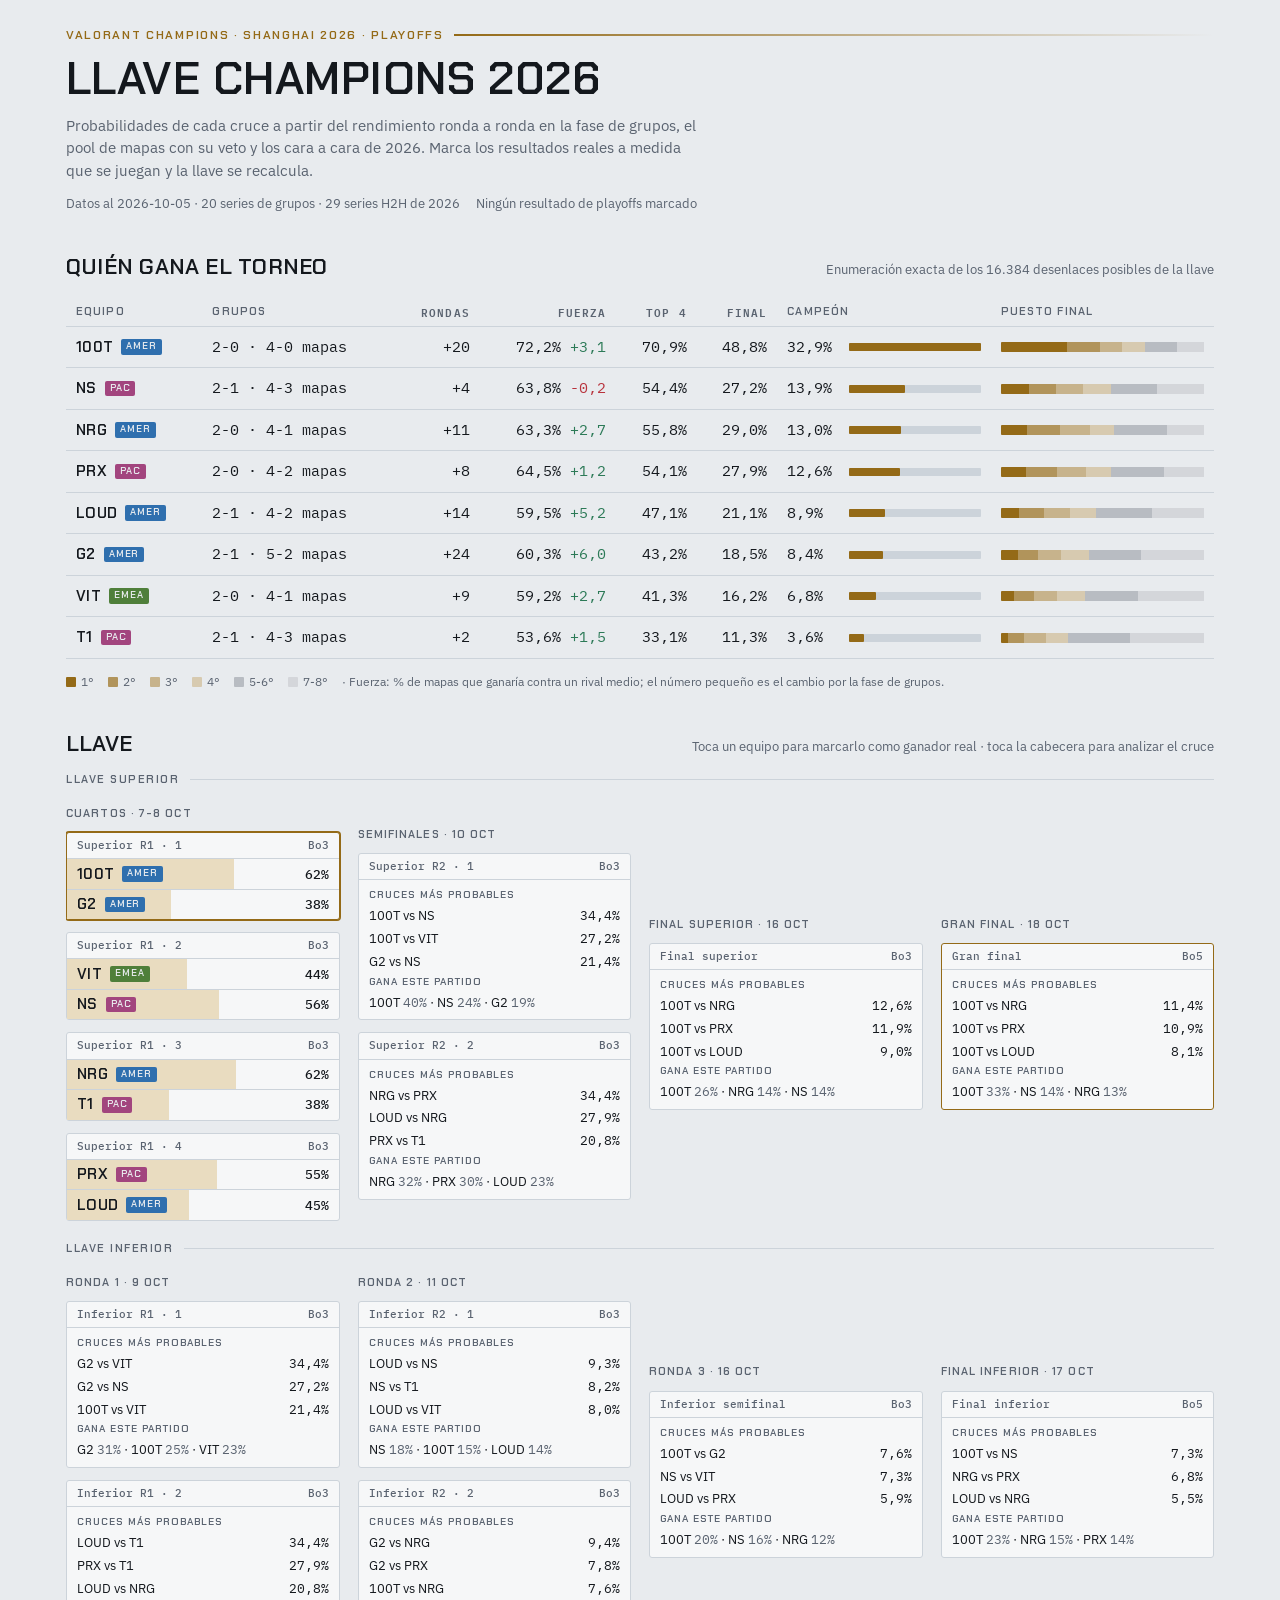
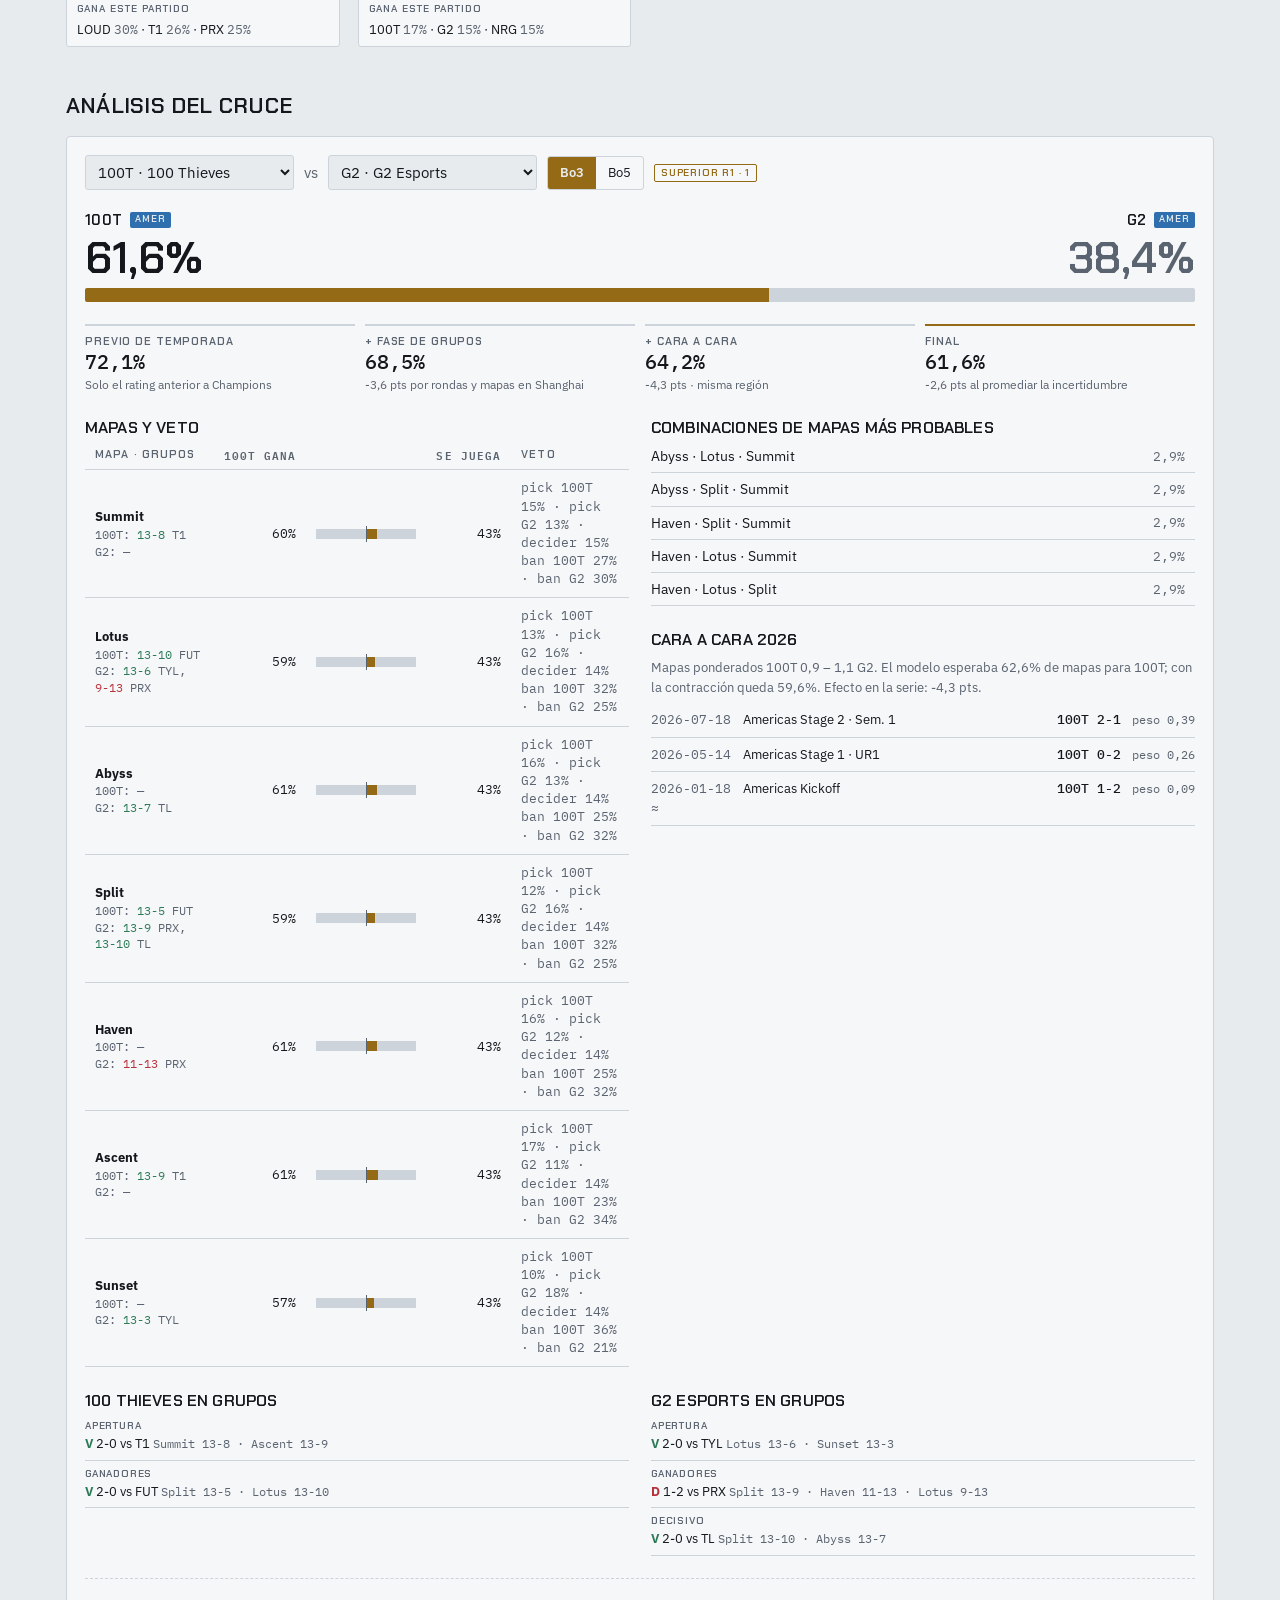
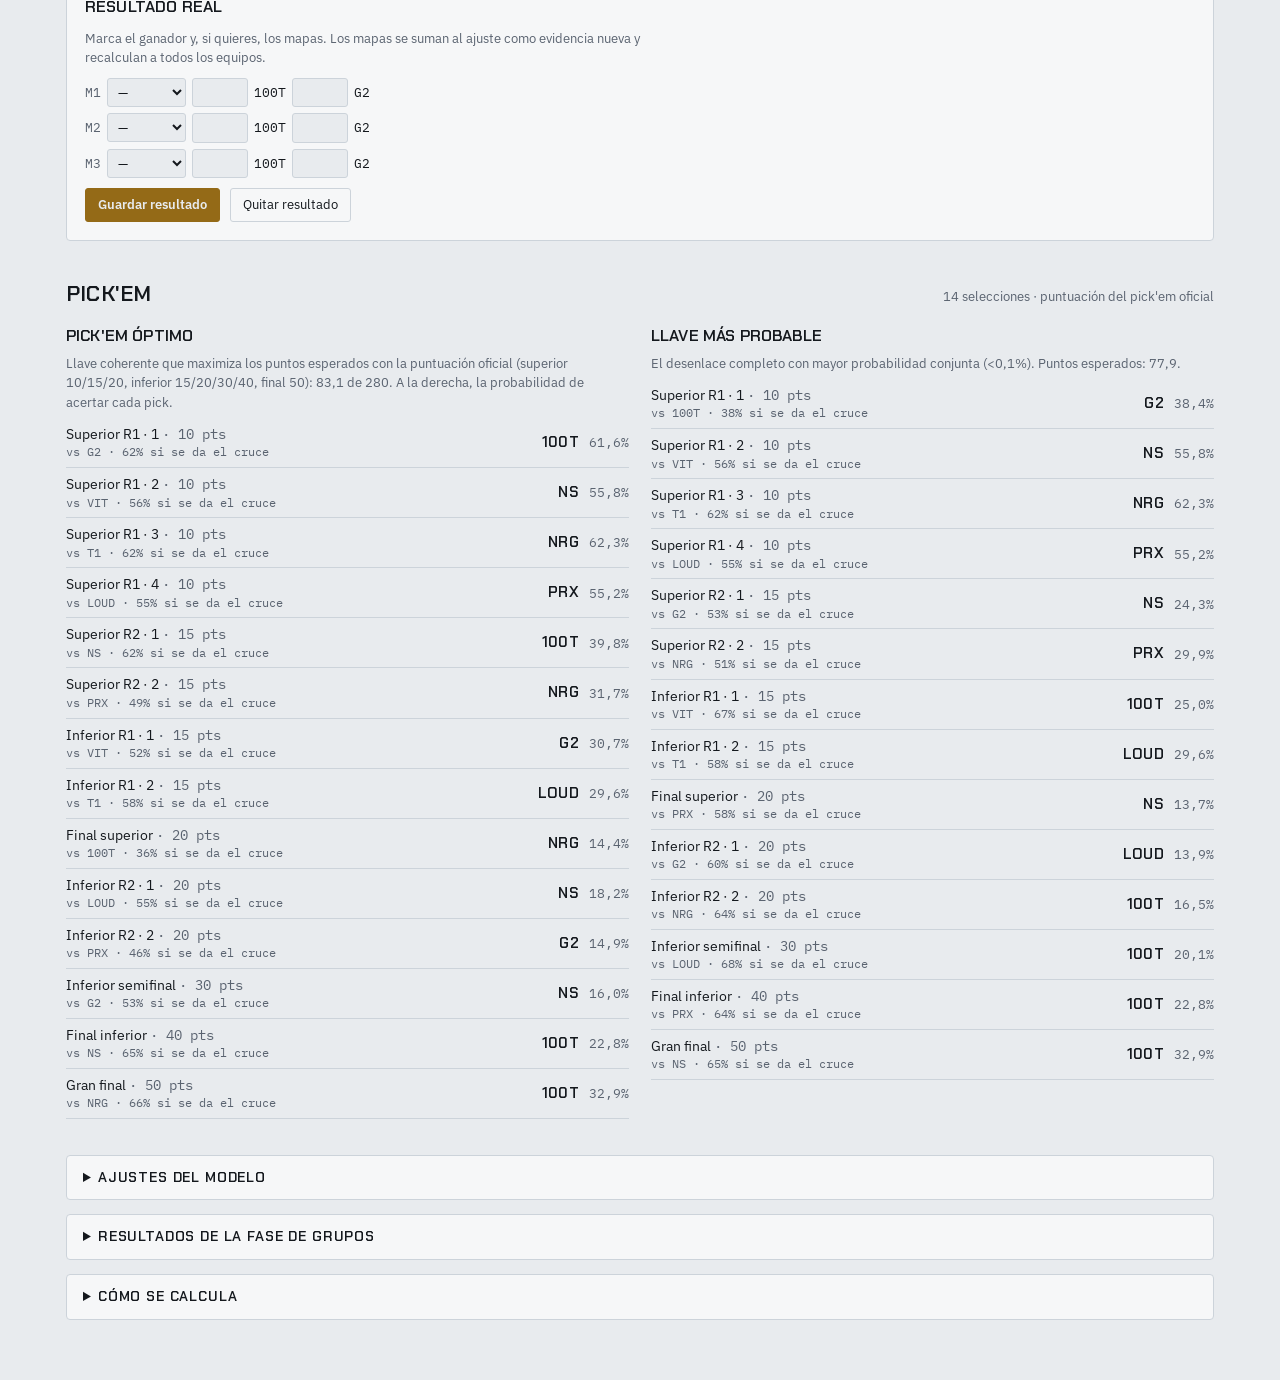
<file: champions2026/index.html>
<!doctype html>
<html lang="es">
<head>
<meta charset="utf-8">
<meta name="viewport" content="width=device-width, initial-scale=1, viewport-fit=cover">
<title>Llave Champions 2026</title>
<link rel="preconnect" href="https://fonts.googleapis.com">
<link rel="preconnect" href="https://fonts.gstatic.com" crossorigin>
<link rel="stylesheet" href="https://fonts.googleapis.com/css2?family=Chakra+Petch:wght@500;600;700&family=IBM+Plex+Sans:wght@400;500;600&family=IBM+Plex+Mono:wght@400;500&display=swap">
<style>
/* Layout: una columna de análisis; la llave es un diagrama ancho con scroll propio, el resto se apila. */
:root {
  --bg: #e8ebee;
  --panel: #f6f7f8;
  --ink: #14181d;
  --muted: #5a6370;
  --line: #ccd3da;
  --gold: #946a17;
  --gold-soft: #e9dcc0;
  --red: #b8323c;
  --good: #2c7a57;
  --amer: #2f6fae;
  --pac: #a2457e;
  --emea: #4f7f3a;
  --cn: #b45a1f;
  --f-display: "Chakra Petch", "Bahnschrift", "Arial Narrow", sans-serif;
  --f-body: "IBM Plex Sans", "Segoe UI", system-ui, sans-serif;
  --f-data: "IBM Plex Mono", ui-monospace, "SFMono-Regular", Consolas, monospace;
}
@media (prefers-color-scheme: dark) {
  :root:not([data-theme="light"]) {
    --bg: #0f1216; --panel: #171b21; --ink: #e8e6e0; --muted: #9aa3ad; --line: #2b323b;
    --gold: #d8ae5a; --gold-soft: #3a3020; --red: #e2646c; --good: #5cc092;
    --amer: #6aa3dc; --pac: #d47fb3; --emea: #8dbb73; --cn: #e0925a;
    color-scheme: dark;
  }
}
:root[data-theme="dark"] {
  --bg: #0f1216; --panel: #171b21; --ink: #e8e6e0; --muted: #9aa3ad; --line: #2b323b;
  --gold: #d8ae5a; --gold-soft: #3a3020; --red: #e2646c; --good: #5cc092;
  --amer: #6aa3dc; --pac: #d47fb3; --emea: #8dbb73; --cn: #e0925a;
  color-scheme: dark;
}
* { box-sizing: border-box; }
body { margin: 0; background: var(--bg); color: var(--ink); font: 15px/1.5 var(--f-body); }
.wrap { max-width: 1180px; margin: 0 auto; padding-inline: 16px; padding-block: 28px 60px; display: grid; gap: 36px; }
h1, h2, h3 { font-family: var(--f-display); font-weight: 600; text-wrap: balance; margin: 0; letter-spacing: 0.01em; }
h1 { font-size: clamp(30px, 5vw, 46px); line-height: 1.05; text-transform: uppercase; }
h2 { font-size: 22px; text-transform: uppercase; }
h3 { font-size: 16px; text-transform: uppercase; }
.eyebrow { font: 600 12px/1.2 var(--f-display); text-transform: uppercase; letter-spacing: 0.14em; color: var(--gold); }
.muted { color: var(--muted); }
.mono, .num { font-family: var(--f-data); font-variant-numeric: tabular-nums; }
p { margin: 0; max-width: 70ch; }
button, select, input { font: inherit; color: inherit; }
button { cursor: pointer; }
:focus-visible { outline: 2px solid var(--gold); outline-offset: 2px; }

header.top { display: grid; gap: 12px; }
header.top .rule { display: flex; align-items: center; gap: 10px; }
header.top .rule::after { content: ""; flex: 1; height: 2px; background: linear-gradient(90deg, var(--gold), transparent); }
.lede { color: var(--muted); }
.status { display: flex; flex-wrap: wrap; gap: 8px 16px; font-size: 13px; color: var(--muted); align-items: center; }
.btn { border: 1px solid var(--line); background: var(--panel); border-radius: 3px; padding: 6px 12px; font-size: 13px; }
.btn:hover { border-color: var(--gold); }
.btn.primary { background: var(--gold); color: var(--bg); border-color: var(--gold); font-weight: 600; }

section { display: grid; gap: 14px; min-width: 0; }
.sec-head { display: flex; flex-wrap: wrap; align-items: baseline; justify-content: space-between; gap: 6px 16px; }

/* ---- Tabla de título ---- */
.scroll { overflow-x: auto; }
table { border-collapse: collapse; width: 100%; }
th { font: 600 11px/1.2 var(--f-display); text-transform: uppercase; letter-spacing: 0.1em; color: var(--muted); text-align: left; padding: 8px 10px; border-bottom: 1px solid var(--line); white-space: nowrap; }
td { padding: 9px 10px; border-bottom: 1px solid var(--line); vertical-align: middle; white-space: nowrap; }
td.num, th.num { text-align: right; }
.team { display: flex; align-items: center; gap: 8px; }
.tag { font: 600 15px/1 var(--f-display); letter-spacing: 0.02em; }
.reg { font: 600 9.5px/1 var(--f-display); letter-spacing: 0.1em; padding: 3px 5px; border-radius: 2px; color: var(--bg); }
.reg.Americas { background: var(--amer); } .reg.Pacific { background: var(--pac); } .reg.EMEA { background: var(--emea); } .reg.China { background: var(--cn); }
.bar { position: relative; height: 8px; background: var(--line); border-radius: 1px; min-width: 90px; }
.bar > i { position: absolute; inset: 0 auto 0 0; background: var(--gold); border-radius: 1px; }
.cell-bar { display: grid; grid-template-columns: 54px 1fr; gap: 8px; align-items: center; min-width: 150px; }
.stack { display: flex; height: 10px; min-width: 160px; border-radius: 1px; overflow: hidden; background: var(--line); }
.stack > i { display: block; height: 100%; }
.legend { display: flex; flex-wrap: wrap; gap: 6px 14px; font-size: 12px; color: var(--muted); }
.legend span { display: inline-flex; align-items: center; gap: 5px; }
.legend b { width: 10px; height: 10px; display: inline-block; border-radius: 1px; }
.delta-up { color: var(--good); } .delta-down { color: var(--red); }

/* ---- Llave ---- */
.bracket-scroll { overflow-x: auto; padding-bottom: 6px; }
.bracket { display: grid; gap: 22px; min-width: 980px; }
.lane { display: grid; grid-template-columns: repeat(4, 1fr); gap: 18px; align-items: center; }
.lane-title { font: 600 11px/1 var(--f-display); letter-spacing: 0.14em; text-transform: uppercase; color: var(--muted); display: flex; gap: 10px; align-items: center; }
.lane-title::after { content: ""; flex: 1; height: 1px; background: var(--line); }
.col { display: grid; gap: 12px; }
.col-h { font: 600 11px/1.2 var(--f-display); text-transform: uppercase; letter-spacing: 0.1em; color: var(--muted); }
.match { background: var(--panel); border: 1px solid var(--line); border-radius: 3px; display: grid; text-align: left; padding: 0; width: 100%; }
.match.sel { border-color: var(--gold); box-shadow: 0 0 0 1px var(--gold); }
.mh { display: flex; justify-content: space-between; gap: 6px; padding: 6px 10px; font: 500 11px/1.2 var(--f-data); color: var(--muted); border-bottom: 1px solid var(--line); cursor: pointer; }
.mh:hover { color: var(--gold); }
.slot { display: grid; grid-template-columns: 1fr auto; align-items: center; gap: 8px; padding: 7px 10px; position: relative; border: 0; background: none; text-align: left; width: 100%; }
.slot + .slot { border-top: 1px solid var(--line); }
.slot .fill { position: absolute; inset: 0 auto 0 0; background: var(--gold-soft); z-index: 0; }
.slot > * { position: relative; z-index: 1; }
.slot .pct { font: 500 13px/1 var(--f-data); }
.slot.win .tag::after { content: " ✓"; color: var(--good); }
.slot.lose { opacity: 0.45; }
.slot:hover .tag { color: var(--gold); }
.slot[disabled] { cursor: default; }
.slot[disabled]:hover .tag { color: inherit; }
.maybe { padding: 8px 10px; display: grid; gap: 4px; font-size: 12.5px; cursor: pointer; }
.maybe .row { display: flex; justify-content: space-between; gap: 8px; }
.maybe .lab { font: 600 10px/1.4 var(--f-display); text-transform: uppercase; letter-spacing: 0.1em; color: var(--muted); }
.gf { border-color: var(--gold); }
.hint { font-size: 12.5px; color: var(--muted); }

/* ---- Análisis ---- */
.analysis { background: var(--panel); border: 1px solid var(--line); border-radius: 4px; padding: 18px; display: grid; gap: 22px; min-width: 0; }
.pickers { display: flex; flex-wrap: wrap; gap: 10px; align-items: center; }
.pickers select { background: var(--bg); border: 1px solid var(--line); border-radius: 3px; padding: 6px 8px; }
.seg { display: inline-flex; border: 1px solid var(--line); border-radius: 3px; overflow: hidden; }
.seg button { border: 0; background: none; padding: 6px 12px; font-size: 13px; }
.seg button[aria-pressed="true"] { background: var(--gold); color: var(--bg); font-weight: 600; }
.verdict { display: grid; gap: 8px; }
.verdict .names { display: flex; justify-content: space-between; align-items: baseline; gap: 10px; }
.verdict .big { font: 600 clamp(28px, 6vw, 44px)/1 var(--f-display); }
.split { display: flex; height: 14px; border-radius: 2px; overflow: hidden; }
.split .a { background: var(--gold); } .split .b { background: var(--line); }
.chain { display: grid; grid-template-columns: repeat(auto-fit, minmax(160px, 1fr)); gap: 10px; }
.step { border-top: 2px solid var(--line); padding-top: 8px; display: grid; gap: 2px; }
.step.final { border-top-color: var(--gold); }
.step .k { font: 600 11px/1.3 var(--f-display); text-transform: uppercase; letter-spacing: 0.08em; color: var(--muted); }
.step .v { font: 500 20px/1.2 var(--f-data); }
.step .d { font-size: 12px; color: var(--muted); }
.grid2 { display: grid; grid-template-columns: repeat(auto-fit, minmax(300px, 1fr)); gap: 22px; }
.grid2 > * { min-width: 0; }
.maps td { white-space: normal; font-size: 13px; }
.mbar { position: relative; height: 10px; background: var(--line); min-width: 100px; }
.mbar i { position: absolute; top: 0; bottom: 0; background: var(--gold); }
.mbar::after { content: ""; position: absolute; left: 50%; top: -3px; bottom: -3px; width: 1px; background: var(--muted); }
.gs { font: 400 12px/1.4 var(--f-data); color: var(--muted); }
.gs .w { color: var(--good); } .gs .l { color: var(--red); }
.h2h-list { display: grid; gap: 0; }
.h2h-row { display: grid; grid-template-columns: 82px 1fr auto auto; gap: 10px; padding: 7px 0; border-bottom: 1px solid var(--line); font-size: 13px; align-items: baseline; }
.h2h-row .sc { font: 500 13px/1 var(--f-data); }
.h2h-row .wt { font: 400 11.5px/1 var(--f-data); color: var(--muted); min-width: 64px; text-align: right; }
.pill { font: 600 10px/1 var(--f-display); letter-spacing: 0.08em; text-transform: uppercase; padding: 3px 6px; border: 1px solid var(--line); border-radius: 2px; color: var(--muted); }
.pill.on { border-color: var(--gold); color: var(--gold); }
.note { font-size: 13px; color: var(--muted); }
.result-box { border-top: 1px dashed var(--line); padding-top: 16px; display: grid; gap: 10px; }
.maprows { display: grid; gap: 6px; }
.maprow { display: flex; flex-wrap: wrap; gap: 6px; align-items: center; font-size: 13px; }
.maprow select, .maprow input { background: var(--bg); border: 1px solid var(--line); border-radius: 3px; padding: 4px 6px; }
.maprow input { width: 56px; font-family: var(--f-data); }

/* ---- Pick'em ---- */
.picks { display: grid; grid-template-columns: repeat(auto-fit, minmax(260px, 1fr)); gap: 22px; }
.pick-list { display: grid; }
.pick { display: grid; grid-template-columns: 1fr auto auto; gap: 10px; padding: 6px 0; border-bottom: 1px solid var(--line); align-items: center; font-size: 13.5px; }
.pick .num { color: var(--muted); font-size: 12.5px; }

/* ---- Ajustes y datos ---- */
details { background: var(--panel); border: 1px solid var(--line); border-radius: 4px; padding: 12px 16px; }
summary { cursor: pointer; font: 600 14px/1.4 var(--f-display); text-transform: uppercase; letter-spacing: 0.06em; }
.settings { display: grid; grid-template-columns: repeat(auto-fit, minmax(250px, 1fr)); gap: 16px 28px; padding-top: 14px; }
.setting { display: grid; gap: 4px; font-size: 13px; }
.setting .lab { display: flex; justify-content: space-between; gap: 8px; }
.setting input[type="range"] { width: 100%; accent-color: var(--gold); }
.setting .help { font-size: 12px; color: var(--muted); }
.check { display: flex; gap: 8px; align-items: flex-start; font-size: 13px; }
.groups { display: grid; grid-template-columns: repeat(auto-fit, minmax(260px, 1fr)); gap: 18px; padding-top: 14px; }
.group h3 { margin-bottom: 6px; }
.gm { padding: 6px 0; border-bottom: 1px solid var(--line); font-size: 13px; display: grid; gap: 2px; }
.gm .ph { font: 600 10px/1.3 var(--f-display); text-transform: uppercase; letter-spacing: 0.08em; color: var(--muted); }
.method { display: grid; gap: 10px; padding-top: 14px; font-size: 14px; }
.method ol { margin: 0; padding-left: 20px; display: grid; gap: 6px; max-width: 75ch; }
.busy { opacity: 0.55; transition: opacity 0.15s; }
@media (prefers-reduced-motion: reduce) { * { transition: none !important; } }
</style>
</head>
<body>
<div class="wrap" id="app">
  <header class="top">
    <div class="rule"><span class="eyebrow">VALORANT Champions · Shanghai 2026 · Playoffs</span></div>
    <h1>Llave Champions 2026</h1>
    <p class="lede">Probabilidades de cada cruce a partir del rendimiento ronda a ronda en la fase de grupos, el pool de mapas con su veto y los cara a cara de 2026. Marca los resultados reales a medida que se juegan y la llave se recalcula.</p>
    <div class="status" id="status"></div>
  </header>

  <section id="sec-titulo">
    <div class="sec-head"><h2>Quién gana el torneo</h2><span class="hint">Enumeración exacta de los 16.384 desenlaces posibles de la llave</span></div>
    <div class="scroll"><table id="tabla-titulo"></table></div>
    <div class="legend" id="legend-puestos"></div>
  </section>

  <section id="sec-llave">
    <div class="sec-head"><h2>Llave</h2><span class="hint">Toca un equipo para marcarlo como ganador real · toca la cabecera para analizar el cruce</span></div>
    <div class="bracket-scroll"><div class="bracket" id="bracket"></div></div>
  </section>

  <section id="sec-analisis">
    <div class="sec-head"><h2>Análisis del cruce</h2></div>
    <div class="analysis" id="analisis"></div>
  </section>

  <section id="sec-pickem">
    <div class="sec-head"><h2>Pick'em</h2><span class="hint">14 selecciones · puntuación del pick'em oficial</span></div>
    <div class="picks" id="pickem"></div>
  </section>

  <section>
    <details id="det-ajustes">
      <summary>Ajustes del modelo</summary>
      <div class="settings" id="ajustes"></div>
    </details>
    <details>
      <summary>Resultados de la fase de grupos</summary>
      <div class="groups" id="grupos"></div>
    </details>
    <details>
      <summary>Cómo se calcula</summary>
      <div class="method">
        <ol>
          <li><b>Previo de temporada.</b> Cada equipo parte de un Elo calibrado con Santiago, London, EWC y Stage 2 (el mismo de la predicción anterior), convertido a probabilidad de ganar una ronda. Los equipos con poco historial internacional tienen más incertidumbre.</li>
          <li><b>Fase de grupos.</b> Se ajustan juntos los 16 equipos con cada ronda jugada en Shanghai. Ganar 13-3 a un rival flojo vale menos que ganar 13-11 a uno fuerte, porque la fuerza del rival se estima a la vez. Cada ronda cuenta como una fracción de evidencia (las rondas no son independientes: economía, momentum).</li>
          <li><b>Pool de mapas.</b> Cada equipo tiene una desviación propia por mapa, muy contraída hacia cero porque cada equipo jugó solo 5-7 mapas.</li>
          <li><b>Cara a cara.</b> Para cada pareja se comparan los mapas ganados en 2026 con lo que el modelo esperaba. Las series pesan menos con el tiempo (vida media configurable), la fase regular pesa 0,8 y los cruces entre regiones cuentan la mitad. Un pseudo-conteo de mapas evita que tres series cambien demasiado la predicción.</li>
          <li><b>Veto.</b> Se simula el veto de Champions (Bo3: ban, ban, pick, pick, ban, ban, decider; Bo5: ban, ban, cuatro picks, decider). Cada equipo prefiere banear sus peores mapas relativos y elegir los mejores, con algo de aleatoriedad.</li>
          <li><b>Serie y llave.</b> La serie se gana con la mayoría de mapas. Se promedia sobre la incertidumbre de los parámetros y después se recorren todos los desenlaces de la doble eliminación.</li>
        </ol>
        <p class="note">Límites: no modela lados (ataque/defensa), parche, agentes ni cambios de roster. Algunas series de la temporada tienen marcador de mapas o fecha aproximados (marcados con ≈). Los datos están en <span class="mono">data.js</span> y se pueden corregir.</p>
      </div>
    </details>
  </section>
</div>
<script src="data.js"></script>
<script src="model.js"></script>
<script src="app.js"></script>
</body>
</html>
</file>
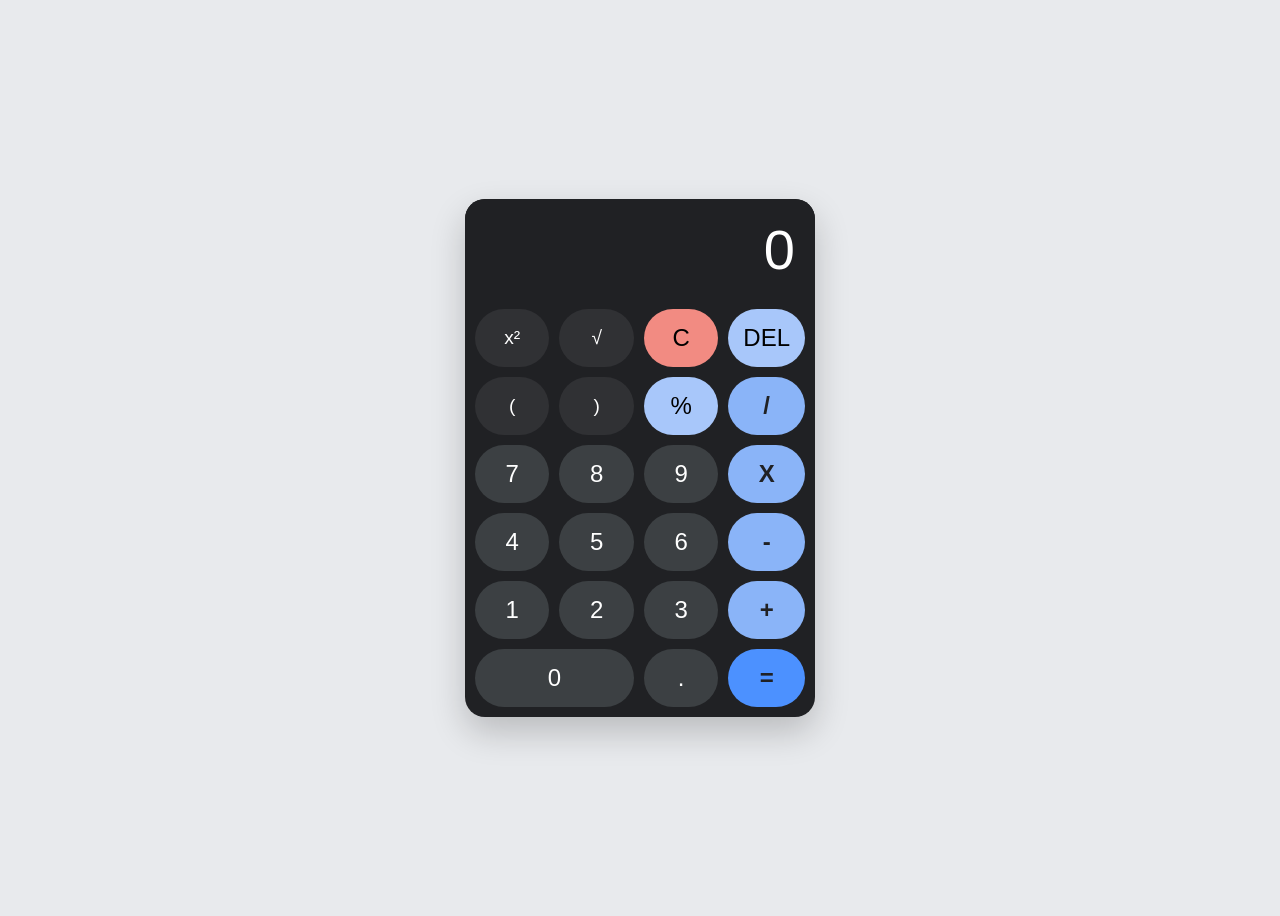
<file: Calculadora.html>
<!DOCTYPE html>
<html lang="es">
<head>
    <meta charset="UTF-8">
    <meta name="viewport" content="width=device-width, initial-scale=1.0">
    <title>Calculadora Pro - NATP</title>
    <link rel="stylesheet" href="Style-NATP.css">
    <script src="Script-NATP.js" defer></script>
</head>
<body>

    <div class="calculator">
        <input type="text" id="display" value="0" readonly>

        <div class="buttons">
            <button onclick="calculateSquare()" class="scientific">x²</button>
            <button onclick="calculateSqrt()" class="scientific">√</button>
            <button onclick="clearDisplay()" class="clear">C</button>
            <button onclick="deleteLast()" class="action">DEL</button>

            <button onclick="appendToDisplay('(')" class="scientific">(</button>
            <button onclick="appendToDisplay(')')" class="scientific">)</button>
            <button onclick="calculatePercentage()" class="action">%</button>
            <button onclick="appendToDisplay('/')" class="operator">/</button>
            
            <button onclick="appendToDisplay('7')">7</button>
            <button onclick="appendToDisplay('8')">8</button>
            <button onclick="appendToDisplay('9')">9</button>
            <button onclick="appendToDisplay('*')" class="operator">X</button>

            <button onclick="appendToDisplay('4')">4</button>
            <button onclick="appendToDisplay('5')">5</button>
            <button onclick="appendToDisplay('6')">6</button>
            <button onclick="appendToDisplay('-')" class="operator">-</button>

            <button onclick="appendToDisplay('1')">1</button>
            <button onclick="appendToDisplay('2')">2</button>
            <button onclick="appendToDisplay('3')">3</button>
            <button onclick="appendToDisplay('+')" class="operator">+</button>

            <button onclick="appendToDisplay('0')" style="grid-column: span 2;">0</button>
            <button onclick="appendToDisplay('.')">.</button>
            <button onclick="calculateResult()" class="equals">=</button>
        </div>
    </div>

</body>
</html>
</file>
<file: Style-NATP.css>
body {
    display: grid;
    place-items: center;
    min-height: 100vh;
    background-color: #e8eaed; /* Gris Google */
    font-family: 'Roboto', sans-serif;
}

.calculator {
    width: 350px; /* Un poco más ancha */
    border-radius: 20px;
    box-shadow: 0 15px 35px rgba(0,0,0,0.2);
    background-color: #202124; /* Fondo oscuro estilo iPhone/Android */
    overflow: hidden;
}

#display {
    width: 100%;
    height: 100px;
    border: none;
    background-color: #202124;
    color: white;
    text-align: right;
    padding: 20px;
    font-size: 3.5em;
    font-weight: 300;
    box-sizing: border-box;
}

.buttons {
    display: grid;
    grid-template-columns: repeat(4, 1fr);
    padding: 10px;
    gap: 10px; /* Espacio entre botones */
}

.buttons button {
    padding: 15px;
    font-size: 1.5em;
    border: none;
    border-radius: 50px; /* Botones redondos/ovalados */
    cursor: pointer;
    background-color: #3c4043; /* Gris oscuro */
    color: white;
    transition: transform 0.1s, background-color 0.2s;
}

.buttons button:hover {
    background-color: #5f6368;
}

/* Clase para simular click por teclado */
.buttons button:active, .buttons button.pressed {
    transform: scale(0.95);
    background-color: #70757a;
}

/* Colores Específicos */
.buttons .operator {
    background-color: #8ab4f8; /* Azul Google */
    color: #202124;
    font-weight: bold;
}

.buttons .scientific {
    background-color: #303134; /* Gris ligeramente diferente */
    font-size: 1.2em;
}

.buttons .action {
    background-color: #a8c7fa; /* Azul claro */
    color: black;
}

.buttons .clear {
    background-color: #f28b82; /* Rojo claro */
    color: black;
}

.buttons .equals {
    background-color: #4c91ff;
    color: #202124;
    font-weight: bold;
}
</file>
